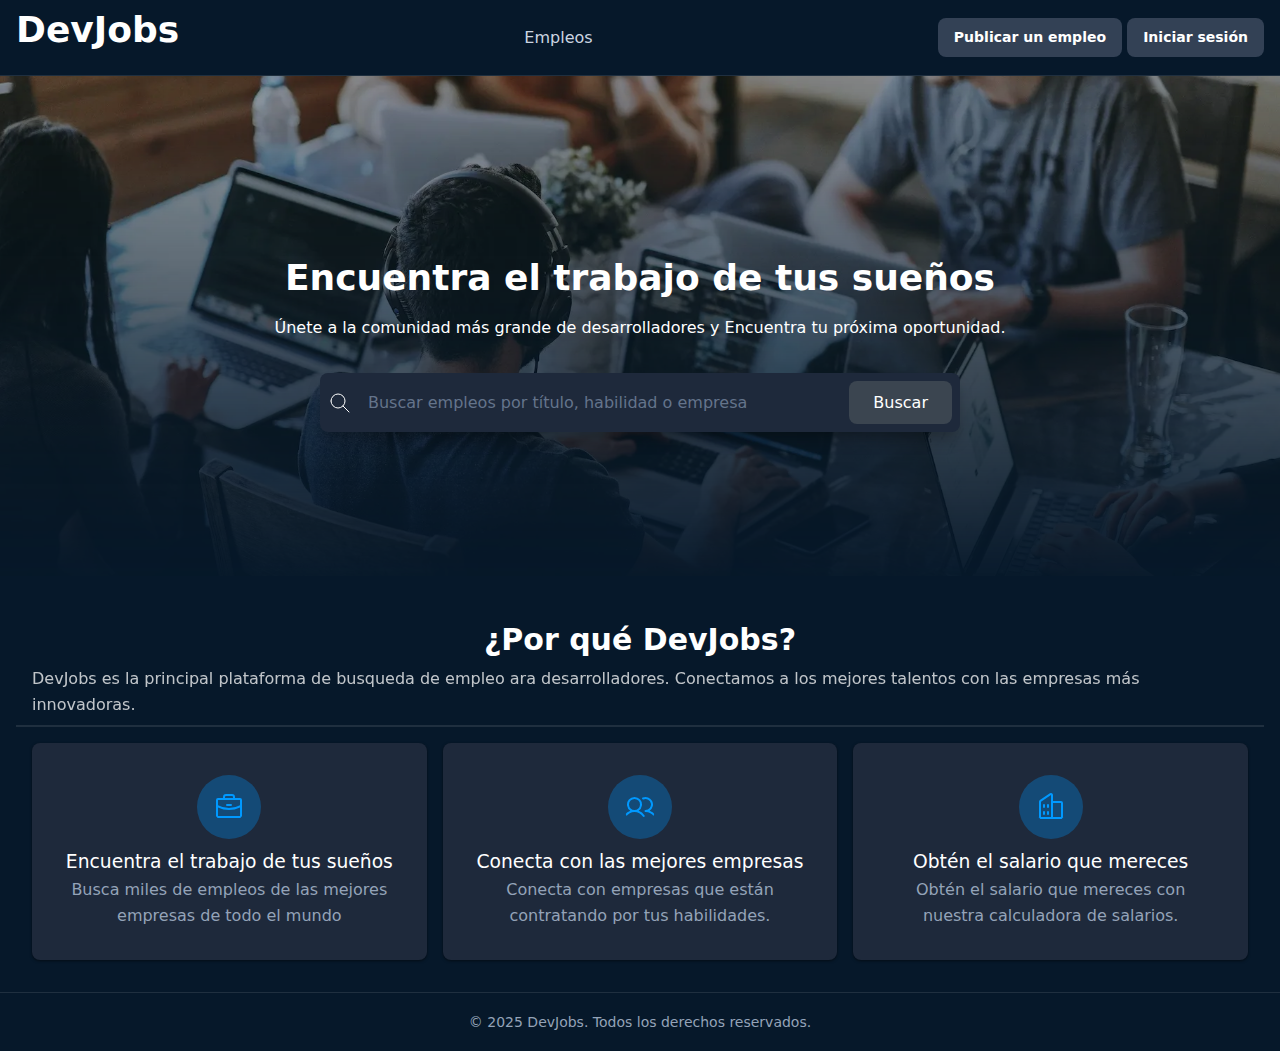
<file: 00-html-css/index.html>
<!DOCTYPE html>
<html lang = "es">

    <head>
        <title>DevJobs - Inicio</title>
        <meta charset="UTF-8" />
        <meta name = "description" content = "Encuentra las mejores ofertas de trabajo para desarrolladores en DevJobs"> 

        <link rel="stylesheet" href="./styles.css" />
    </head>

    <body>
        <header>
            <h1>DevJobs</h1>

            <nav>
                <!--<a href="">Inicio</a> -->
                <a href="empleos.html">Empleos</a>
            </nav>

            <div>
                <a href="">Publicar un empleo</a>
                <a href="">Iniciar sesión</a>
            </div>

        </header>

        <main>


            <section>
                <img src="./background.webp" />

                <h1>Encuentra el trabajo de tus sueños</h1>

                <p>Únete a la comunidad más grande de desarrolladores y Encuentra tu próxima oportunidad.</p>

                <form role="search">
                    <div>
                    <svg  xmlns="http://www.w3.org/2000/svg"  width="24"  height="24"  viewBox="0 0 24 24"  fill="none"  stroke="currentColor"  stroke-width="1"  stroke-linecap="round"  stroke-linejoin="round"  class="icon icon-tabler icons-tabler-outline icon-tabler-search"><path stroke="none" d="M0 0h24v24H0z" fill="none"/><path d="M10 10m-7 0a7 7 0 1 0 14 0a7 7 0 1 0 -14 0" /><path d="M21 21l-6 -6" /></svg>
                    
                    <input type = "text" placeholder="Buscar empleos por título, habilidad o empresa">
                    
                    <button type="submit">Buscar</button>
                    </div>
                </form>
            </section>


            <section>
                <header>
                    <h2>¿Por qué DevJobs?</h2>
                    <p>DevJobs es la principal plataforma de busqueda de empleo ara desarrolladores. 
                        Conectamos a los mejores talentos con las empresas más innovadoras.</p>
                </header>

                <footer>

                <article>
                     <svg fill="currentColor" height="32" viewBox="0 0 256 256" width="32" xmlns="http://www.w3.org/2000/svg"
                     aria-hidden="true">
                     <path
                         d="M216,56H176V48a24,24,0,0,0-24-24H104A24,24,0,0,0,80,48v8H40A16,16,0,0,0,24,72V200a16,16,0,0,0,16,16H216a16,16,0,0,0,16-16V72A16,16,0,0,0,216,56ZM96,48a8,8,0,0,1,8-8h48a8,8,0,0,1,8,8v8H96ZM216,72v41.61A184,184,0,0,1,128,136a184.07,184.07,0,0,1-88-22.38V72Zm0,128H40V131.64A200.19,200.19,0,0,0,128,152a200.25,200.25,0,0,0,88-20.37V200ZM104,112a8,8,0,0,1,8-8h32a8,8,0,0,1,0,16H112A8,8,0,0,1,104,112Z">
                     </path>
                     </svg>
                    <h3>Encuentra el trabajo de tus sueños</h3>
                    <p>Busca miles de empleos de las mejores empresas de todo el mundo</p>
                </article>


                <article>
                     <svg fill="currentColor" height="32" viewBox="0 0 256 256" width="32" xmlns="http://www.w3.org/2000/svg"
                     aria-hidden="true">
                     <path
                         d="M117.25,157.92a60,60,0,1,0-66.5,0A95.83,95.83,0,0,0,3.53,195.63a8,8,0,1,0,13.4,8.74,80,80,0,0,1,134.14,0,8,8,0,0,0,13.4-8.74A95.83,95.83,0,0,0,117.25,157.92ZM40,108a44,44,0,1,1,44,44A44.05,44.05,0,0,1,40,108Zm210.14,98.7a8,8,0,0,1-11.07-2.33A79.83,79.83,0,0,0,172,168a8,8,0,0,1,0-16,44,44,0,1,0-16.34-84.87,8,8,0,1,1-5.94-14.85,60,60,0,0,1,55.53,105.64,95.83,95.83,0,0,1,47.22,37.71A8,8,0,0,1,250.14,206.7Z">
                     </path>
                     </svg>
                     <h3>Conecta con las mejores empresas</h3>
                     <p>Conecta con empresas que están contratando por tus habilidades.</p>
                </article>


                <article>
                     <svg fill="currentColor" height="32" viewBox="0 0 256 256" width="32" xmlns="http://www.w3.org/2000/svg"
                     aria-hidden="true">
                     <path
                         d="M240,208H224V96a16,16,0,0,0-16-16H144V32a16,16,0,0,0-24.88-13.32L39.12,72A16,16,0,0,0,32,85.34V208H16a8,8,0,0,0,0,16H240a8,8,0,0,0,0-16ZM208,96V208H144V96ZM48,85.34,128,32V208H48ZM112,112v16a8,8,0,0,1-16,0V112a8,8,0,1,1,16,0Zm-32,0v16a8,8,0,0,1-16,0V112a8,8,0,1,1,16,0Zm0,56v16a8,8,0,0,1-16,0V168a8,8,0,0,1,16,0Zm32,0v16a8,8,0,0,1-16,0V168a8,8,0,0,1,16,0Z">
                     </path>
                     </svg>
                    <h3>Obtén el salario que mereces</h3>
                    <p>Obtén el salario que mereces con nuestra
                        calculadora de salarios.</p>
                </article>


                </footer>

            </section>

        </main>

        <footer>
            <small>&copy; 2025 DevJobs. Todos los derechos reservados.
            </small>
        </footer>
    </body>
</html>
</file>
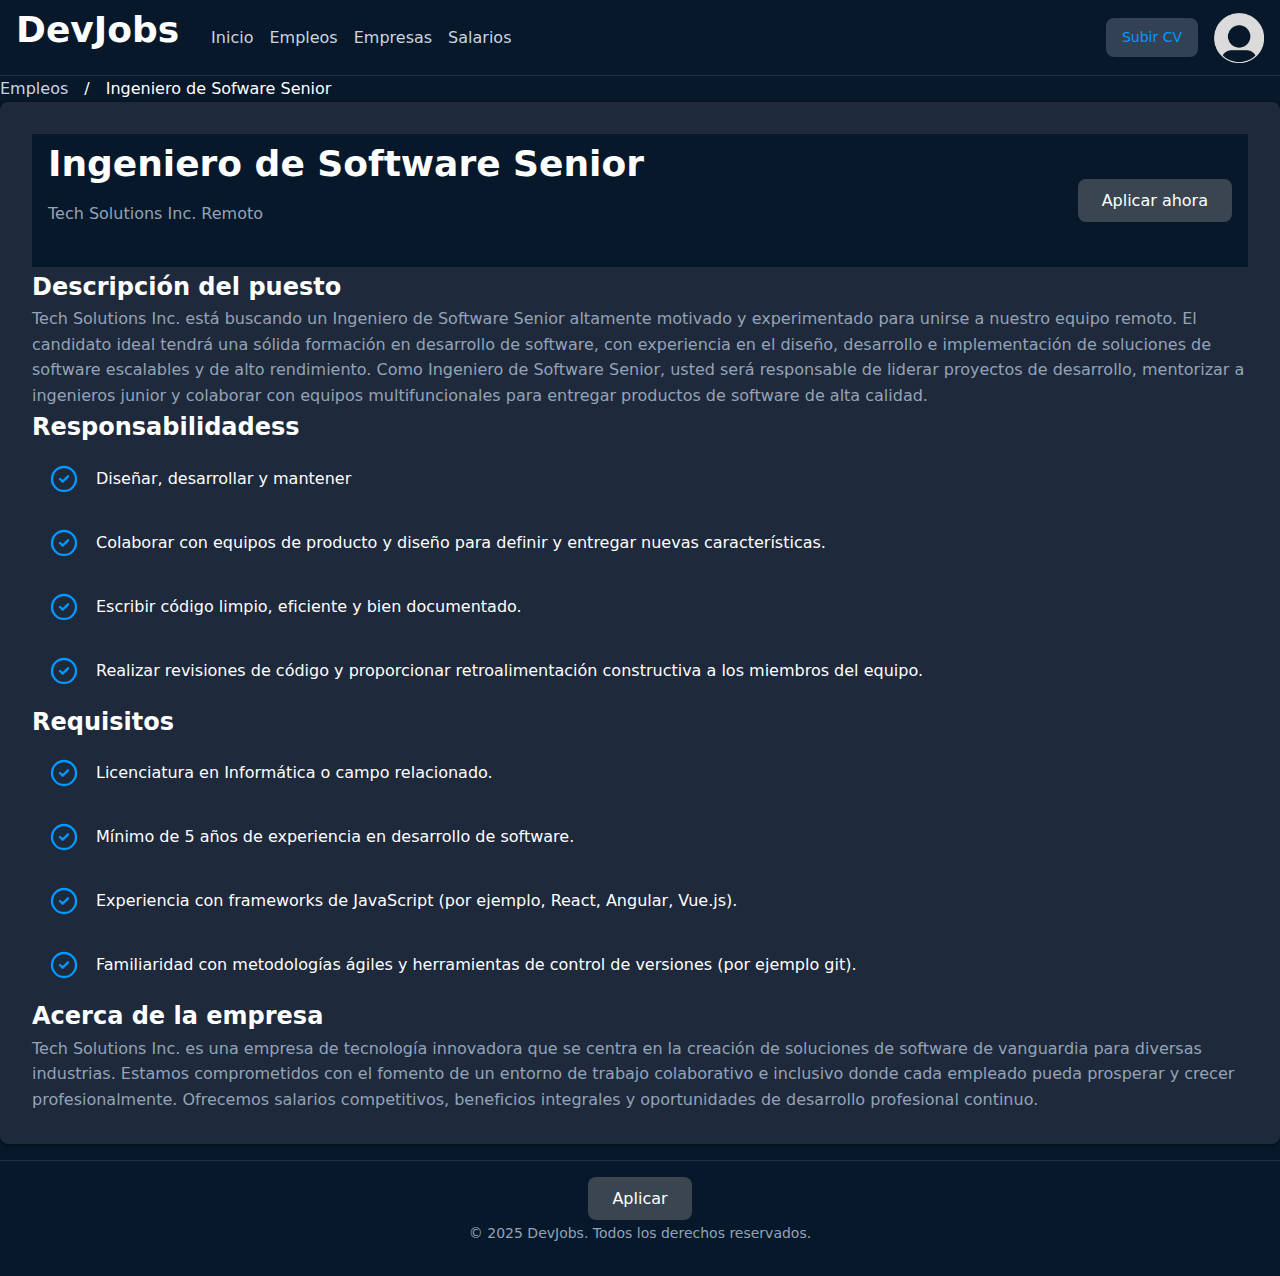
<file: 00-html-css/detalle_ing.html>
<!DOCTYPE html>

<html lang="es">
  <head>
    <title>DebJobs - Detalle Ing en Software</title>
    <meta charset="UTF-8" />
    <meta name="description" content="Detalle oferta Ingeniero en Software" />

    <link rel="stylesheet" href="./styles.css" />
  </head>

  <body>
    <header class="Upper-bar">
      <!--Barra superior-->
      <h1>DevJobs</h1>

      <nav class="navegation-bar">
        <a href="index.html">Inicio</a>
        <a href="">Empleos</a>
        <a href="">Empresas</a>
        <a href="">Salarios</a>
      </nav>

      <div class="profile-section">
        <a href="">Subir CV</a>
        <img
          id="photo_profile"
          width="50"
          height="50"
          tittle="User profile"
          alt="User Profile"
          src="./Icon_perfil.png"
        />
      </div>
    </header>

    <main>
      <nav>
        <a>Empleos</a>
        <span>/</span>
        <span>Ingeniero de Sofware Senior</span>
      </nav>

      <article class="detail-Ing-Sofware">
        <header>
          <div>
            <h1>Ingeniero de Software Senior</h1>

            <p>Tech Solutions Inc. Remoto</p>
          </div>

          <button>Aplicar ahora</button>
        </header>

        <section>
          <h2>Descripción del puesto</h2>
          <p>
            Tech Solutions Inc. está buscando un Ingeniero de Software Senior
            altamente motivado y experimentado para unirse a nuestro equipo
            remoto. El candidato ideal tendrá una sólida formación en desarrollo
            de software, con experiencia en el diseño, desarrollo e
            implementación de soluciones de software escalables y de alto
            rendimiento. Como Ingeniero de Software Senior, usted será
            responsable de liderar proyectos de desarrollo, mentorizar a
            ingenieros junior y colaborar con equipos multifuncionales para
            entregar productos de software de alta calidad.
          </p>
        </section>

        <section>
          <h2>Responsabilidadess</h2>
          <ul class="list">
            <li>
              <svg
                xmlns="http://www.w3.org/2000/svg"
                width="24"
                height="24"
                viewBox="0 0 24 24"
                fill="none"
                stroke="#0099ff"
                stroke-width="1.75"
                stroke-linecap="round"
                stroke-linejoin="round"
                class="icon icon-tabler icons-tabler-outline icon-tabler-circle-check"
              >
                <path stroke="none" d="M0 0h24v24H0z" fill="none" />
                <path d="M12 12m-9 0a9 9 0 1 0 18 0a9 9 0 1 0 -18 0" />
                <path d="M9 12l2 2l4 -4" />
              </svg>
              Diseñar, desarrollar y mantener
            </li>
            <li>
              <svg
                xmlns="http://www.w3.org/2000/svg"
                width="24"
                height="24"
                viewBox="0 0 24 24"
                fill="none"
                stroke="#0099ff"
                stroke-width="1.75"
                stroke-linecap="round"
                stroke-linejoin="round"
                class="icon icon-tabler icons-tabler-outline icon-tabler-circle-check"
              >
                <path stroke="none" d="M0 0h24v24H0z" fill="none" />
                <path d="M12 12m-9 0a9 9 0 1 0 18 0a9 9 0 1 0 -18 0" />
                <path d="M9 12l2 2l4 -4" />
              </svg>
              Colaborar con equipos de producto y diseño para definir y entregar
              nuevas características.
            </li>
            <li>
              <svg
                xmlns="http://www.w3.org/2000/svg"
                width="24"
                height="24"
                viewBox="0 0 24 24"
                fill="none"
                stroke="#0099ff"
                stroke-width="1.75"
                stroke-linecap="round"
                stroke-linejoin="round"
                class="icon icon-tabler icons-tabler-outline icon-tabler-circle-check"
              >
                <path stroke="none" d="M0 0h24v24H0z" fill="none" />
                <path d="M12 12m-9 0a9 9 0 1 0 18 0a9 9 0 1 0 -18 0" />
                <path d="M9 12l2 2l4 -4" />
              </svg>
              Escribir código limpio, eficiente y bien documentado.
            </li>
            <li>
              <svg
                xmlns="http://www.w3.org/2000/svg"
                width="24"
                height="24"
                viewBox="0 0 24 24"
                fill="none"
                stroke="#0099ff"
                stroke-width="1.75"
                stroke-linecap="round"
                stroke-linejoin="round"
                class="icon icon-tabler icons-tabler-outline icon-tabler-circle-check"
              >
                <path stroke="none" d="M0 0h24v24H0z" fill="none" />
                <path d="M12 12m-9 0a9 9 0 1 0 18 0a9 9 0 1 0 -18 0" />
                <path d="M9 12l2 2l4 -4" />
              </svg>
              Realizar revisiones de código y proporcionar retroalimentación
              constructiva a los miembros del equipo.
            </li>
          </ul>
        </section>

        <section>
          <h2>Requisitos</h2>
          <ul class="list">
            <li>
              <svg
                xmlns="http://www.w3.org/2000/svg"
                width="24"
                height="24"
                viewBox="0 0 24 24"
                fill="none"
                stroke="#0099ff"
                stroke-width="1.75"
                stroke-linecap="round"
                stroke-linejoin="round"
                class="icon icon-tabler icons-tabler-outline icon-tabler-circle-check"
              >
                <path stroke="none" d="M0 0h24v24H0z" fill="none" />
                <path d="M12 12m-9 0a9 9 0 1 0 18 0a9 9 0 1 0 -18 0" />
                <path d="M9 12l2 2l4 -4" />
              </svg>
              Licenciatura en Informática o campo relacionado.
            </li>
            <li>
              <svg
                xmlns="http://www.w3.org/2000/svg"
                width="24"
                height="24"
                viewBox="0 0 24 24"
                fill="none"
                stroke="#0099ff"
                stroke-width="1.75"
                stroke-linecap="round"
                stroke-linejoin="round"
                class="icon icon-tabler icons-tabler-outline icon-tabler-circle-check"
              >
                <path stroke="none" d="M0 0h24v24H0z" fill="none" />
                <path d="M12 12m-9 0a9 9 0 1 0 18 0a9 9 0 1 0 -18 0" />
                <path d="M9 12l2 2l4 -4" />
              </svg>
              Mínimo de 5 años de experiencia en desarrollo de software.
            </li>
            <li>
              <svg
                xmlns="http://www.w3.org/2000/svg"
                width="24"
                height="24"
                viewBox="0 0 24 24"
                fill="none"
                stroke="#0099ff"
                stroke-width="1.75"
                stroke-linecap="round"
                stroke-linejoin="round"
                class="icon icon-tabler icons-tabler-outline icon-tabler-circle-check"
              >
                <path stroke="none" d="M0 0h24v24H0z" fill="none" />
                <path d="M12 12m-9 0a9 9 0 1 0 18 0a9 9 0 1 0 -18 0" />
                <path d="M9 12l2 2l4 -4" />
              </svg>
              Experiencia con frameworks de JavaScript (por ejemplo, React,
              Angular, Vue.js).
            </li>
            <li>
              <svg
                xmlns="http://www.w3.org/2000/svg"
                width="24"
                height="24"
                viewBox="0 0 24 24"
                fill="none"
                stroke="#0099ff"
                stroke-width="1.75"
                stroke-linecap="round"
                stroke-linejoin="round"
                class="icon icon-tabler icons-tabler-outline icon-tabler-circle-check"
              >
                <path stroke="none" d="M0 0h24v24H0z" fill="none" />
                <path d="M12 12m-9 0a9 9 0 1 0 18 0a9 9 0 1 0 -18 0" />
                <path d="M9 12l2 2l4 -4" />
              </svg>
              Familiaridad con metodologías ágiles y herramientas de control de
              versiones (por ejemplo git).
            </li>
          </ul>
        </section>

        <section>
          <h2>Acerca de la empresa</h2>
          <p>
            Tech Solutions Inc. es una empresa de tecnología innovadora que se
            centra en la creación de soluciones de software de vanguardia para
            diversas industrias. Estamos comprometidos con el fomento de un
            entorno de trabajo colaborativo e inclusivo donde cada empleado
            pueda prosperar y crecer profesionalmente. Ofrecemos salarios
            competitivos, beneficios integrales y oportunidades de desarrollo
            profesional continuo.
          </p>
        </section>
      </article>
    </main>

    <footer style="padding-bottom: 30px">
      <div>
        <button>Aplicar</button>
      </div>

      <small>&copy; 2025 DevJobs. Todos los derechos reservados. </small>
    </footer>
  </body>
</html>
</file>
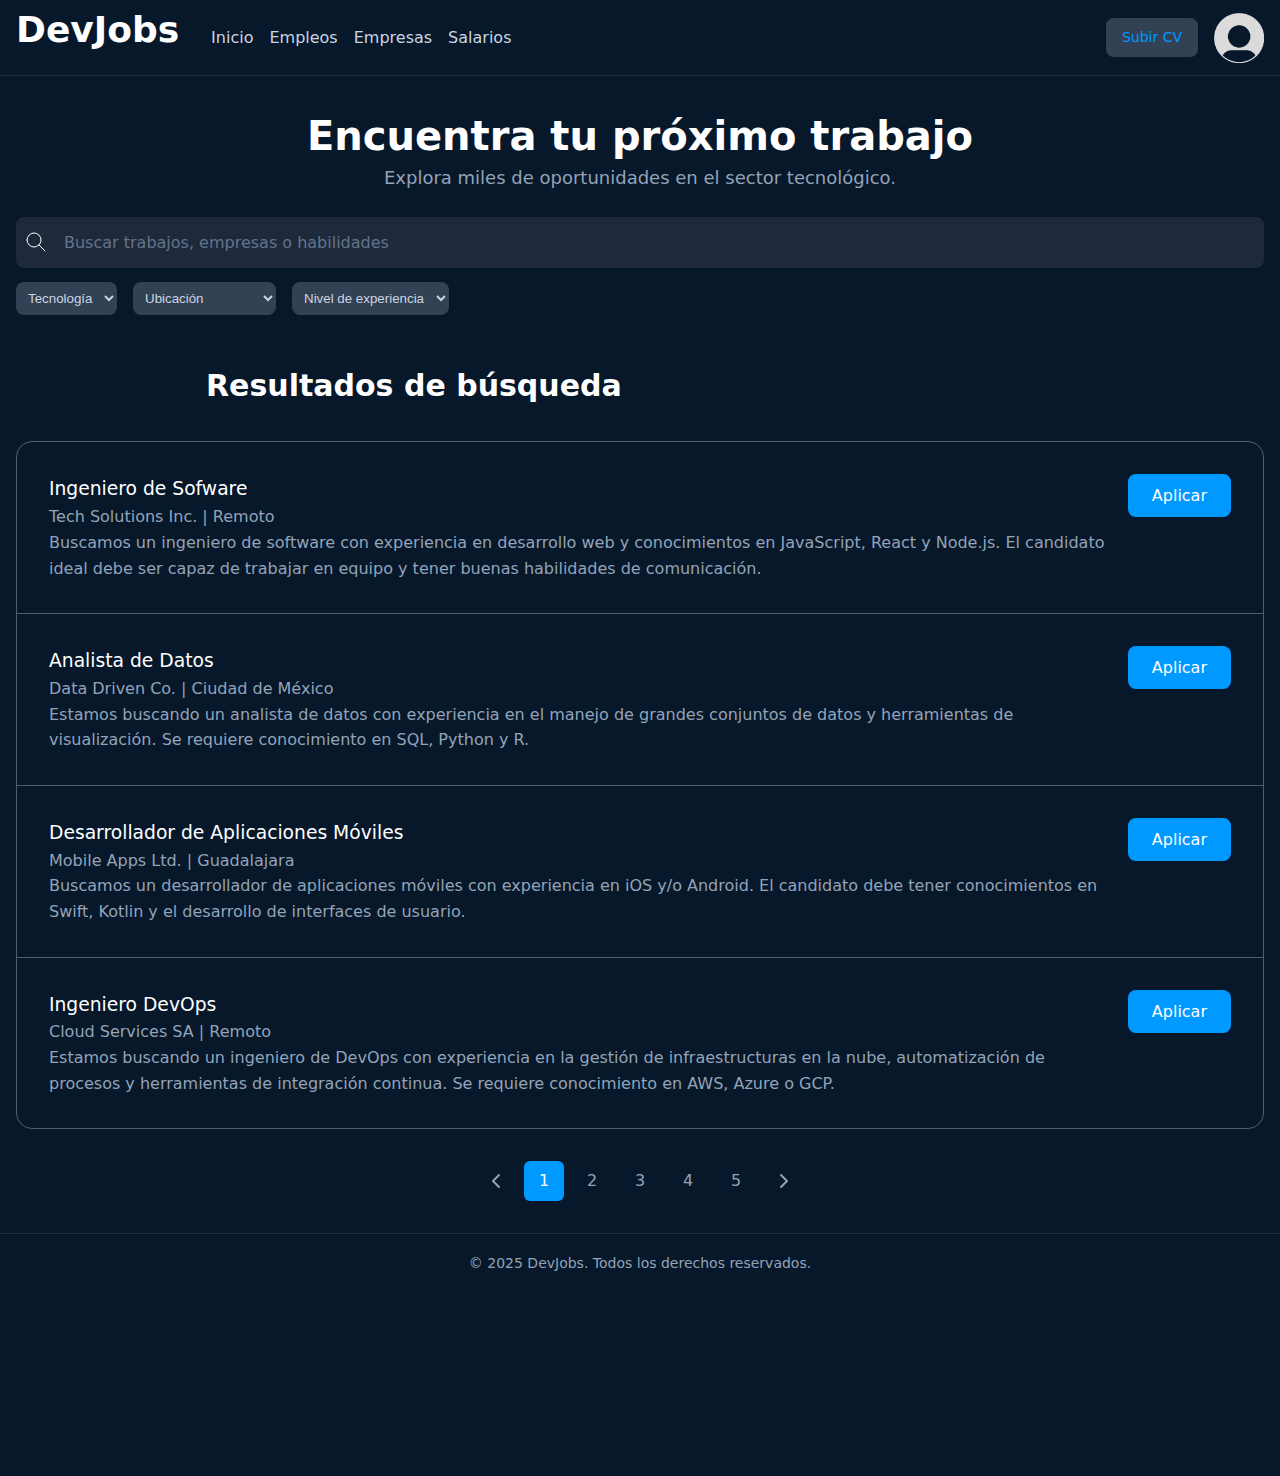
<file: 00-html-css/empleos.html>
<!--Página de Resultados de Búsqueda-->
<!DOCTYPE html>

<html lang="es">
  <head>
    <title>DevJobs - Resultados de Búsqueda</title>
    <meta charset="UTF-8" />
    <meta
      name="description"
      content="Listado con empleos y filtros para encontrar el trabajo de tus sueños."
    />

    <link rel="stylesheet" href="./styles.css" />
    <script type="module" src="./script.js"></script>
  </head>

  <body>
    <header class="Upper-bar">
      <!--Barra superior-->
      <h1>DevJobs</h1>

      <nav class="navegation-bar">
        <a href="index.html">Inicio</a>
        <a href="">Empleos</a>
        <a href="">Empresas</a>
        <a href="">Salarios</a>
      </nav>

      <div class="profile-section">
        <a href="">Subir CV</a>
        <img
          id="photo_profile"
          width="50"
          height="50"
          tittle="User profile"
          alt="User Profile"
          src="./Icon_perfil.png"
        />
      </div>
    </header>

    <main>
      <section class="jobs-search">
        <h1>Encuentra tu próximo trabajo</h1>

        <p>Explora miles de oportunidades en el sector tecnológico.</p>

        <form role="search">
          <div class="search-bar">
            <svg
              xmlns="http://www.w3.org/2000/svg"
              width="24"
              height="24"
              viewBox="0 0 24 24"
              fill="none"
              stroke="currentColor"
              stroke-width="1"
              stroke-linecap="round"
              stroke-linejoin="round"
              class="icon icon-tabler icons-tabler-outline icon-tabler-search"
            >
              <path stroke="none" d="M0 0h24v24H0z" fill="none" />
              <path d="M10 10m-7 0a7 7 0 1 0 14 0a7 7 0 1 0 -14 0" />
              <path d="M21 21l-6 -6" />
            </svg>
            <input
              type="text"
              placeholder="Buscar trabajos, empresas o habilidades"
            />
          </div>

          <!--Filtros de búsqueda-->
          <div class="search-filters">
            <select name="technology" id="filter-technology">
              <option value="">Tecnología</option>
              <option value="javascript">JavaScript</option>
              <option value="python">Python</option>
              <option value="java">Java</option>
              <option value="react">React</option>
              <option value="nodejs">Node.js</option>
            </select>

            <select name="location" id="location">
              <option value="">Ubicación</option>
              <option value="remoto">Remoto</option>
              <option value="cdmx">Ciudad de México</option>
              <option value="guadalajara">Guadalajara</option>
              <option value="monterrey">Monterrey</option>
              <option value="barcelona">Barcelona</option>
            </select>

            <select name="experience-level" id="experience-level">
              <option value="">Nivel de experiencia</option>
              <option value="junior">Junior</option>
              <option value="mid">Mid-level</option>
              <option value="senior">Senior</option>
              <option value="lead">Lead</option>
            </select>
          </div>
        </form>
      </section>

      <section>
        <h2 class="resultados-busqueda" >Resultados de búsqueda</h2>
        

        <div class="jobs-listings">
          <article class="jobs-listing-card">
            <div>
              <h3>
                Ingeniero de Sofware
              </h3>
              <p>
                <span>Tech Solutions Inc.</span>
                <span>|</span>
                <span>Remoto</span>
              </p>

              <p>
                Buscamos un ingeniero de software con experiencia en desarrollo
                web y conocimientos en JavaScript, React y Node.js. El candidato
                ideal debe ser capaz de trabajar en equipo y tener buenas
                habilidades de comunicación.
              </p>
            </div>
            <button class="button-apply-job" id="boton-importante">
              Aplicar
            </button>
          </article>

          <article class="jobs-listing-card">
            <div>
              <h3>Analista de Datos</h3>
              <p>
                <span>Data Driven Co.</span>
                <span>|</span>
                <span>Ciudad de México</span>
              </p>

              <p>
                Estamos buscando un analista de datos con experiencia en el
                manejo de grandes conjuntos de datos y herramientas de
                visualización. Se requiere conocimiento en SQL, Python y R.
              </p>
            </div>
            <button class="button-apply-job">Aplicar</button>
          </article>

          <article class="jobs-listing-card">
            <div>
              <h3>Desarrollador de Aplicaciones Móviles</h3>

              <p>
                <span>Mobile Apps Ltd.</span>
                <span>|</span>
                <span>Guadalajara</span>
              </p>

              <p>
                Buscamos un desarrollador de aplicaciones móviles con
                experiencia en iOS y/o Android. El candidato debe tener
                conocimientos en Swift, Kotlin y el desarrollo de interfaces de
                usuario.
              </p>
            </div>
            <button class="button-apply-job">Aplicar</button>
          </article>

          <article class="jobs-listing-card">
            <div>
              <h3>Ingeniero DevOps</h3>

              <p>
                <span>Cloud Services SA</span>
                <span>|</span>
                <span>Remoto</span>
              </p>

              <p>
                Estamos buscando un ingeniero de DevOps con experiencia en la
                gestión de infraestructuras en la nube, automatización de
                procesos y herramientas de integración continua. Se requiere
                conocimiento en AWS, Azure o GCP.
              </p>
            </div>
            <button class="button-apply-job">Aplicar</button>
          </article>
        </div>

        <!--Paginación-->
        <nav class="pagination">
          <a href=""
            ><svg
              xmlns="http://www.w3.org/2000/svg"
              width="24"
              height="24"
              viewBox="0 0 24 24"
              fill="none"
              stroke="currentColor"
              stroke-width="2"
              stroke-linecap="round"
              stroke-linejoin="round"
              class="icon icon-tabler icons-tabler-outline icon-tabler-chevron-left"
            >
              <path stroke="none" d="M0 0h24v24H0z" fill="none" />
              <path d="M15 6l-6 6l6 6" /></svg
          ></a>
          <a class="is-active"  href="#">1</a>
          <a href="#">2</a>
          <a href="#">3</a>
          <a href="#">4</a>
          <a href="#">5</a>
          <a href="#"
            ><svg
              xmlns="http://www.w3.org/2000/svg"
              width="24"
              height="24"
              viewBox="0 0 24 24"
              fill="none"
              stroke="currentColor"
              stroke-width="2"
              stroke-linecap="round"
              stroke-linejoin="round"
              class="icon icon-tabler icons-tabler-outline icon-tabler-chevron-right"
            >
              <path stroke="none" d="M0 0h24v24H0z" fill="none" />
              <path d="M9 6l6 6l-6 6" /></svg
          ></a>
        </nav>
      </section>
    </main>

    <footer style="padding-bottom: 200px;">
      <small>&copy; 2025 DevJobs. Todos los derechos reservados. </small>
    </footer>
  </body>
</html>
</file>
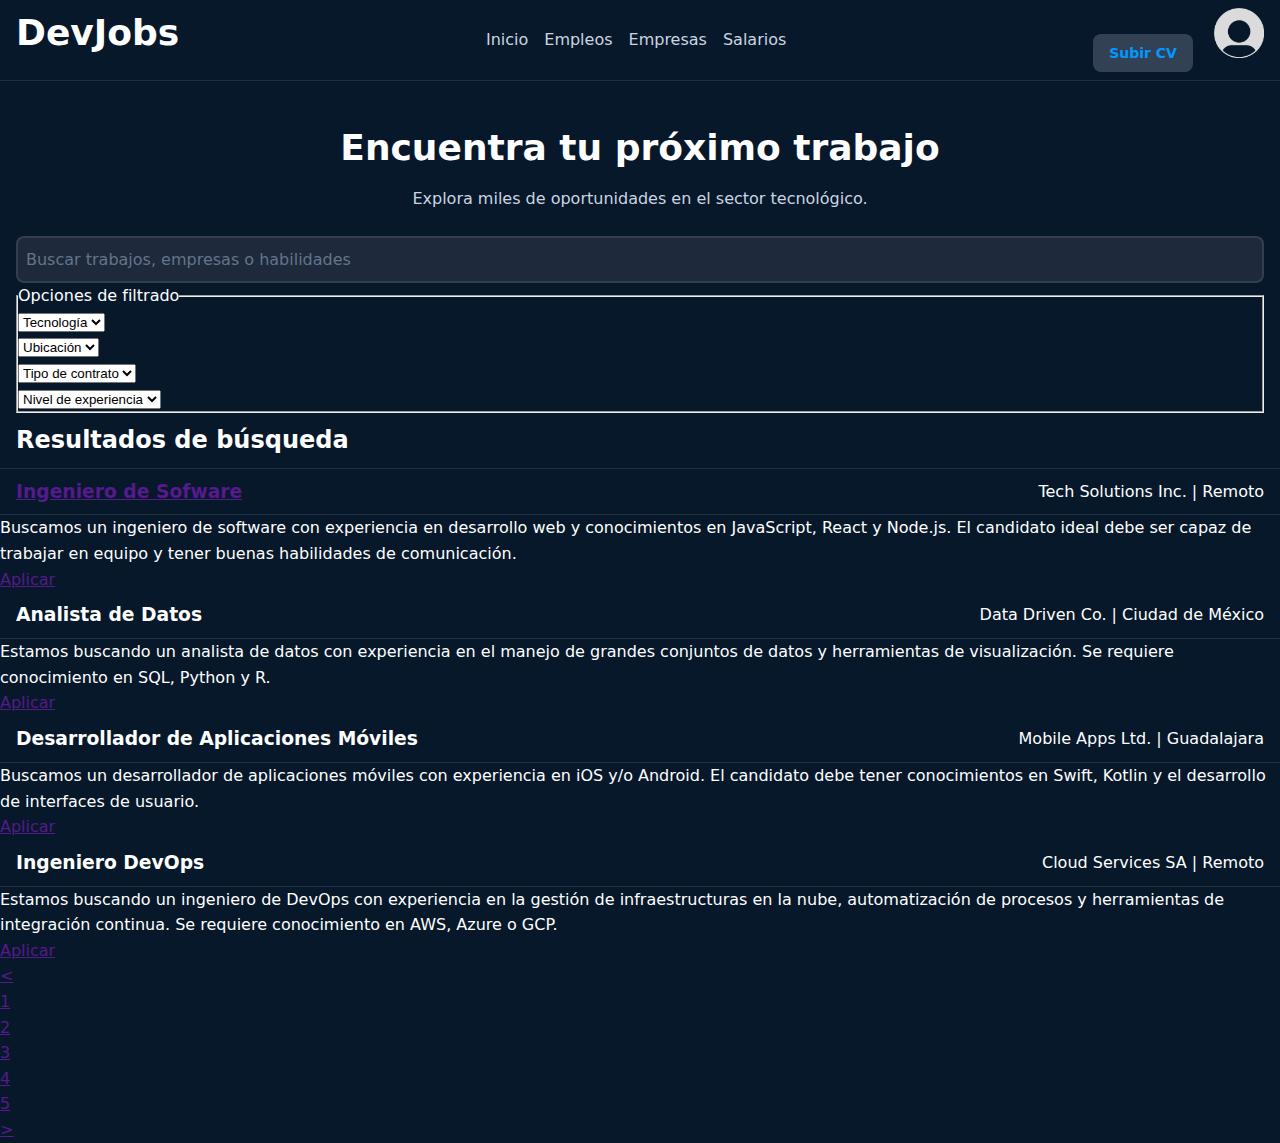
<file: 00-html-css/resultados.html>
<!--Página de Resultados de Búsqueda-->
<!DOCTYPE html>

<html lang = "es">
    
    <head>
        <title>DevJobs - Resultados de Búsqueda</title>
        <meta charset="UTF-8"/>
        <meta name="description" content="Encuentra los mejores resultado de búsqueda para ofertas de trabajo para desarrolladores"/>
        
        <link rel="stylesheet" href="./resultados.css"/>
    </head>

    <body>
        <header>
            <!--Barra superior-->
            <h1>DevJobs</h1>

            <nav class="navegation-bar">
                <a href="">Inicio</a>
                <a href="">Empleos</a>
                <a href="">Empresas</a>
                <a href="">Salarios</a>
            </nav>

            <div>
                <a href="">Subir CV</a>
                <img 
                id = "photo_profile"
                width="50"
                height="50"
                tittle ="User profile"
                alt="User Profile"
                src="./Icon_perfil.png"/>
            </div>

        </header>

        <main>

            <section class="results-header">

                <h1>Encuentra tu próximo trabajo</h1>

                <p>Explora miles de oportunidades en el sector tecnológico.</p>

                <form role="search">

                    <input type="text" placeholder="Buscar trabajos, empresas o habilidades">

                </form>
            </section>


            <!--Filtros de búsqueda-->
            <section>
                <form>
                    <fieldset>
                        <legend>Opciones de filtrado</legend>
                        <div class="filter-group">
                            <label for="why"></label>
                            <select id="tecnologia" name="tecnologia">
                                <option value="1">Tecnología</option>
                                <option value="2">Opcion 2</option>
                            </select>
                        </div>

                        <div class="filter-group">
                            <label for="why"></label>
                            <select id="ubicacion" name="ubicacion">
                                <option value="1">Ubicación</option>
                                <option value="2">Opcion 2</option>
                            </select>
                        </div>

                        <div class="filter-group">
                            <label for="why"></label>
                            <select id="tipo contrato" name="Tipo de contrato">
                                <option value="1">Tipo de contrato</option>
                                <option value="2">Opcion 2</option>
                            </select>
                        </div>

                        <div class="filter-group">
                            <label for="why"></label>
                            <select id="nivel experiencia" name="Nivel de experiencia">
                                <option value="1">Nivel de experiencia</option>
                                <option value="2">Opcion 2</option>
                            </select>
                        </div>

                    </fieldset>
                </form>

            </section>


            <section>
                <header>
                    <h2>Resultados de búsqueda</h2>

                </header>

                <ul>
                    <li>
                        <article>

                            <header>
                                <h3>
                                    <a href="">Ingeniero de Sofware</a>
                                </h3>
                                <p>
                                    <span>Tech Solutions Inc.</span>
                                    <span>|</span>
                                    <span>Remoto</span>
                                </p>
                            </header>

                            <p>
                             Buscamos un ingeniero de software con experiencia en desarrollo 
                             web y conocimientos en JavaScript, React y Node.js. El candidato 
                             ideal debe ser capaz de trabajar en equipo y tener buenas 
                             habilidades de comunicación.
                            </p>

                            <footer>
                                <a href="">Aplicar</a>
                            </footer>

                        </article>
                    </li>


                    <li>
                        <article>
                            <header>
                                <h3>Analista de Datos</h3>
                                <p>
                                    <span>Data Driven Co.</span>
                                    <span>|</span>
                                    <span>Ciudad de México</span>
                                </p>
                            </header>

                            <p>
                             Estamos buscando un analista de datos con experiencia en el manejo 
                             de grandes conjuntos de datos y herramientas de visualización. 
                             Se requiere conocimiento en SQL, Python y R.
                            </p>

                            <footer>
                                <a href="">Aplicar</a>
                            </footer>

                        </article>
                    </li>


                    <li>
                        <article>
                            <header>
                                <h3>
                                    Desarrollador de Aplicaciones Móviles
                                </h3>
                            
                                <p>
                                    <span>Mobile Apps Ltd.</span>
                                    <span>|</span>
                                    <span>Guadalajara</span>
                                </p>

                            </header>

                            <p>
                             Buscamos un desarrollador de aplicaciones móviles con experiencia 
                             en iOS y/o Android. El candidato debe tener conocimientos en 
                             Swift, Kotlin y el desarrollo de interfaces de usuario.
                            </p>


                            <footer>
                                <a href="">Aplicar</a>
                            </footer>

                        </article>
                    </li>

                    
                    <li>
                        <article>
                            <header>
                                <h3>
                                    Ingeniero DevOps
                                </h3>

                                <p>
                                    <span>Cloud Services SA</span>
                                    <span>|</span>
                                    <span>Remoto</span>
                                </p>
                            </header>

                            <p>
                             Estamos buscando un ingeniero de DevOps con experiencia en la 
                             gestión de infraestructuras en la nube, automatización de 
                             procesos y herramientas de integración continua. Se requiere 
                             conocimiento en AWS, Azure o GCP.
                            </p>

                            <footer>
                                <a href="">Aplicar</a>
                            </footer>

                        </article>
                    </li>

                </ul>


                <!--Paginación-->
                <footer>
                 <nav>
                     <ul>
                         <li>
                             <a href=""> < </a>
                         </li>

                         <li>
                             <a href="">1</a>
                         </li>

                         <li>
                             <a href="">2</a>
                         </li>

                         <li>
                             <a href="">3</a>
                         </li>

                         <li>
                             <a href="">4</a>
                         </li>

                         <li>
                             <a href="">5</a>
                         </li>

                         <li>
                             <a href=""> > </a>
                         </li>
                     </ul>
                 </nav>
                </footer>
                
            </section>

        </main>

        <footer>

        </footer>

    </body>

</html>
</file>
<file: 00-html-css/styles.css>
* {
  margin: 0;
  padding: 0;
  box-sizing: border-box;
}

:root {
  --primary: #3b4550;
  --primary-dark: #0a3d66;
  --primary-hover: #0d5ba8;
  --primary-light: #09f;
  --background: #06182a;
  --text-primary: #ffffff;
  --text-secondary: #cbd5e1;
  --text-muted: #94a3b8;
  --border: rgba(255, 255, 255, 0.1);
  --card-bg: #1e293b;
  --shadow: rgba(0, 0, 0, 0.3);
  --input-bg: #1e293b;
  --hsla-example: hsla(210, 100%, 56%, 1);
}

@font-face {
  font-family: "Inter Variable";
  font-style: normal;
  font-display: swap;
  font-weight: 100 900;
  src: url(https://cdn.jsdelivr.net/fontsource/fonts/inter:vf@latest/latin-wght-normal.woff2)
    format("woff2-variations");
  unicode-range: U+0000-00FF, U+0131, U+0152-0153, U+02BB-02BC, U+02C6, U+02DA,
    U+02DC, U+0304, U+0308, U+0329, U+2000-206F, U+20AC, U+2122, U+2191, U+2193,
    U+2212, U+2215, U+FEFF, U+FFFD;
}

body {
  font-family: system-ui;
  background-color: var(--background);
  color: var(--text-primary);
  min-height: 100vh;
  display: flex;
  flex-direction: column;
  line-height: 1.6;
}

/*Títulos principales*/
h1 {
  font-size: 2.25rem;
  font-weight: 900;
  margin-bottom: 1rem;
  line-height: 1.2;
  text-wrap: balance;
}

h1 + p {
  text-wrap: balance;
  margin-bottom: 2rem;
}

/* Header */
header {
  border-bottom: 1px solid var(--border);
  background: var(--background);
  padding: 0.5rem 1rem;
  display: flex;
  align-items: center;
  justify-content: space-between;
  gap: 2rem;

  h2 {
    font-size: 1.25rem;
    font-weight: 700;
    color: var(--text-primary);
  }
}

/* Navegación del header a otras páginas */
nav {
  align-items: center;
  gap: 1rem;
  display: flex;

  a {
    text-decoration: none;
    color: var(--text-secondary);
    transition: color 0.2s;
    font-weight: 500;

    &:hover,
    &:focus {
      color: var(--primary);
      outline: none;
    }
  }
}

/* Botones del Header */
header div a {
  padding: 0.5rem 1rem;
  border-radius: 0.5rem;
  background-color: #334155;
  color: var(--text-primary);
  display: inline-block;
  font-size: 0.875rem;
  font-weight: 700;
  text-decoration: none;
  /* TODO */
}

/* Hero */
main > section:nth-child(1) {
  height: 500px;
  text-align: center;
  display: flex;
  flex-direction: column;
  justify-content: center;
  align-items: center;

  h1 {
    padding-top: 36px;
  }

  & > img {
    position: absolute;
    width: 100%;
    height: 100%;
    object-fit: cover;
    z-index: -1;
    left: 0;
    right: 0;
    mask-image: linear-gradient(
      to bottom,
      rgba(16, 25, 34, 1) 5%,
      rgba(16, 25, 34, 0) 80%
    );
  }
}

/* Formulario de Búsqueda */
form {
  max-width: 42rem;
  width: 100%;
  margin: 0 auto;
  padding-inline: 1rem;
}

form > div {
  display: flex;
  align-items: center;
  background-color: var(--input-bg);
  border-radius: 0.5rem;
  box-shadow: 0 10px 15px -3px var(--shadow);
  padding: 0.5rem;
  gap: 0.5rem;
}

form span {
  padding-left: 0.75rem;
  color: var(--text-muted);
  display: flex;
  align-items: center;
  flex-shrink: 0;
}

form input[type="text"] {
  flex: 1;
  background: transparent;
  border: none;
  outline: none;
  color: var(--text-primary);
  padding: 0.75rem 0.5rem;
  font-size: 1rem;
  font-family: inherit;
}

form input[type="text"]::placeholder {
  color: #64748b;
}

button {
  padding: 0.75rem 1.5rem;
  border-radius: 0.5rem;
  background-color: var(--primary);
  color: white;
  font-weight: 400;
  border: none;
  cursor: pointer;
  transition: all 0.2s;
  font-family: inherit;
  font-size: 1rem;
  white-space: nowrap;

  &:hover,
  &:focus {
    background-color: var(--primary-hover);
    outline: 2px solid white;
    outline-offset: 2px;
  }

  &:active {
    transform: scale(0.9);
  }

  &:disabled {
    opacity: 0.5;
    pointer-events: none;
  }
}

/* Features Section */
main > section:nth-child(2) {
  padding-inline: 1rem;
  background-color: var(--background);
  padding-top: 2rem;

  & > header {
    gap: 2px;
    flex-direction: column;

    h2 {
      margin-bottom: 0;
    }

    p {
      opacity: 0.75;
    }
  }

  & > div {
    max-width: 1280px;
    margin: 0 auto;
  }
}

main > section:nth-child(2) h2 {
  font-size: 1.875rem;
  font-weight: 700;
  color: var(--text-primary);
  margin-bottom: 1rem;
}

main > section:nth-child(2) > div > div:first-child > p {
  font-size: 1.125rem;
  color: var(--text-muted);
  max-width: 42rem;
  margin: 0 auto;
}

/* Grid de Features */
main > section:nth-child(2) footer {
  display: grid;
  grid-template-columns: repeat(auto-fit, minmax(280px, 1fr));
  gap: 16px;
}

/* Feature Cards */
/* article {
  background-color: var(--card-bg);
  padding: 2rem;
  margin-bottom: 16px;
  border-radius: 0.5rem;                   
  box-shadow: 0px 1px 3px 0 var(--shadow); 

  svg {
    color: var(--primary-light);          
    background: rgba(0, 153, 255, 0.3);  
    border-radius: 9999px;               
    width: 64px;                         
    height: 64px;                        
    padding: 16px;                       
  }

  h3 {
    font-weight: 500;
  }

  p {
    color: var(--text-muted);
  }
} */

/* Footer */
footer {
  background-color: var(--background);
  border-top: 1px solid var(--border);
  text-align: center;
  padding: 16px;

  small {
    color: var(--text-muted);
    font-size: 0.875rem;
  }
}

article {
  background-color: var(--card-bg);
  padding: 2rem;
  margin-bottom: 16px;
  border-radius: 0.5rem;
  box-shadow: 0px 1px 3px 0px rgba(0, 0, 0, 0.5);

  svg {
    color: var(--primary-light);
    background: rgba(0, 153, 255, 0.3);
    width: 64px;
    height: 64px;
    border-radius: 100%;
    padding: 16px;
  }

  p {
    color: var(--text-muted);
  }

  h3 {
    font-weight: 500;
  }
}

/*Estilos página Empleos*/

.profile-section {
  display: flex;
  align-items: center;
  gap: 1rem;
  margin-left: auto;
  a {
    color: var(--primary-light);
    transition: color 0.2s;
    font-weight: 500;

    &:hover,
    &:focus {
      color: var(--primary-hover);
      outline: none;
    }
  }
}

.jobs-search {
  margin: 0;
  padding: 0;
  height: auto !important;

  h1 {
    font-size: 2.5rem;
    margin-bottom: 0.25rem;
  }

  p {
    font-size: 1.125rem;
    color: var(--text-muted);
    margin-bottom: 1.5rem;
  }

  .search-bar {
    background: var(--input-bg);
    padding: 0.25rem 0.5rem;
  }

  .search-filters {
    display: flex;
    flex-wrap: wrap;
    margin-top: 0.9rem;

    select {
      background: #334155;
      color: var(--text-secondary);
      border: none;
      border-radius: 0.5rem;
      padding: 0.5rem;
      margin-right: 0.5rem;

      option {
        transition: all 0.2s;
      }
      &:hover,
      &:focus {
        background-color: var(--primary);
        outline: 2px solid white;
        outline-offset: 2px;
      }
    }
  }

  form {
    width: 100%;
    max-width: 1280px;
  }

  form div {
    background: none;
    box-shadow: none;
    padding: 0;
  }
}

.resultados-busqueda {
  padding-top: 15px;
  padding-left: 190px;
  padding-bottom: 15px;
}

.jobs-listings {
  border: 1px solid rgba(255, 255, 255, 0.3);
  border-radius: 1rem;

  article {
    background: none;
    box-shadow: none;
    border-radius: 0;
    border-bottom: 1px solid rgba(255, 255, 255, 0.3);
    margin: 0;

    display: flex;
    align-items: start;
    gap: 1rem;

    &:last-child {
      border-bottom: none;
    }
  }
}

.pagination {
  display: flex;
  justify-content: center;
  gap: 0.5rem;
  margin-block: 2rem;

  a {
    display: flex;
    align-items: center;
    justify-content: center;
    width: 2.5rem;
    height: 2.5rem;
    text-decoration: none;
    color: var(--text-muted);
    border-radius: 0.375rem;
    transition: all 0.3s;

    &:hover,
    &:focus {
      background-color: #fff;
    }

    &:active {
      transform: scale(0.9);
    }

    &.is-active {
      background-color: var(--primary-light);
      color: white;
      pointer-events: none;
    }
  }
}

.button-apply-job {
  background: #09f;

  &.is-applied {
    background: #4caf50;
    pointer-events: none;
  }
}

/*Detalle Ing Software*/

ul {
  list-style: none;
  margin: 0;
}

.list {
  svg {
    background: none;
  }

  li {
    display: flex;
    align-items: center;
  }
}
</file>
<file: 00-html-css/resultados.css>
* {
    margin: 0;
    padding: 0;
    box-sizing: border-box;
}


:root {
  --primary:  #3b4550;
  --primary-dark: #0a3d66;
  --primary-hover: #0d5ba8;
  --primary-light: #09f;
  --background: #06182a;
  --text-primary: #ffffff;
  --text-secondary: #cbd5e1;
  --text-muted: #94a3b8;
  --border: rgba(255, 255, 255, 0.1);
  --card-bg: #1e293b;
  --shadow: rgba(0, 0, 0, 0.3);
  --input-bg: #1e293b;
  --hsla-example: hsla(210, 100%, 56%, 1);
}





@font-face {
  font-family: 'Inter Variable';
  font-style: normal;
  font-display: swap;
  font-weight: 100 900;
  src: url(https://cdn.jsdelivr.net/fontsource/fonts/inter:vf@latest/latin-wght-normal.woff2) format('woff2-variations');
  unicode-range: U+0000-00FF,U+0131,U+0152-0153,U+02BB-02BC,U+02C6,U+02DA,U+02DC,U+0304,U+0308,U+0329,U+2000-206F,U+20AC,U+2122,U+2191,U+2193,U+2212,U+2215,U+FEFF,U+FFFD;
}









body {
    font-family: system-ui;
    background-color: var(--background);
    color: var(--text-primary);
    min-height: 100vh;
    display: flex;
    flex-direction: column;
    line-height: 1.6;
}




h1 {
  font-size: 2.25rem;
  font-weight: 700;
  margin-bottom: 1rem;
  line-height: 1.2;
  text-wrap: balance;
}







header {
  border-bottom: 1px solid var(--border);
  background: var(--background);
  padding: .5rem 1rem;
  display: flex;
  align-items: center;
  justify-content: space-between;
  gap: 2rem;

  div {
    a {
      align-items: center;
      align-content: center;
    }
  }


}







.results-header {
  h2 {
    font-size: 1.90rem;
    font-weight: 600;
    color: var(--text-primary)
  }

}








.navegation-bar {
  align-items: center;
  gap: 1rem;
  display: flex;
  
  a{
    text-decoration: none;
    color: var(--text-secondary);
    transition: color 0.2s;
    font-weight: 500;
    
    
    &:hover, &:focus {
      color: var(--primary);
      outline: none;
    }


  }
}

.profile-section {
  display: flex;
  align-items: center;
  gap: 1 rem;
  margin-left: auto;
}




header div a {
  padding: 0.5rem 1rem;
  border-radius: 0.5rem;
  background-color: #334155;
  color: var(--primary-light);
  display: inline-block;
  font-size: 0.875rem;
  font-weight: 700;
  text-decoration: none;
  align-items: center;
  gap: 0.5rem;
  transition: color 0.2s;
  margin-right: 1rem;

  &:hover, &:focus {
    color: #0d5ba8;
    outline: none;
  }

}






main > section:nth-child(1){
  text-align: center;
  display: flex;
  flex-direction: column;
  justify-content: center;
  align-items: center;
  margin-top: 45px;

   p {
    color: var(--text-secondary);
   }

}






/*Formulario de Búsqueda*/
form {
  max-width: 98rem;
  width: 100%;
  margin: 0 auto;
  padding-inline: 1rem;
  
}



form[role="search"] {
   max-width: 98rem;
   margin-top: 25px;
   padding-inline: 1rem;
   align-content: center;    

}

form input[type="text"] {
  flex: 1;
  background: var(--input-bg);
  border: none;
  outline: none;
  color: var(--text-primary);
  padding: 0.75rem 0.5rem;
  font-size: 1rem;
  font-family: inherit;
  border: 2px solid var(--border);
  border-radius: 0.5rem;
  width: 100%;
  
}

form input[type="text"]::placeholder {
  color: #64748b;
  
}
</file>
